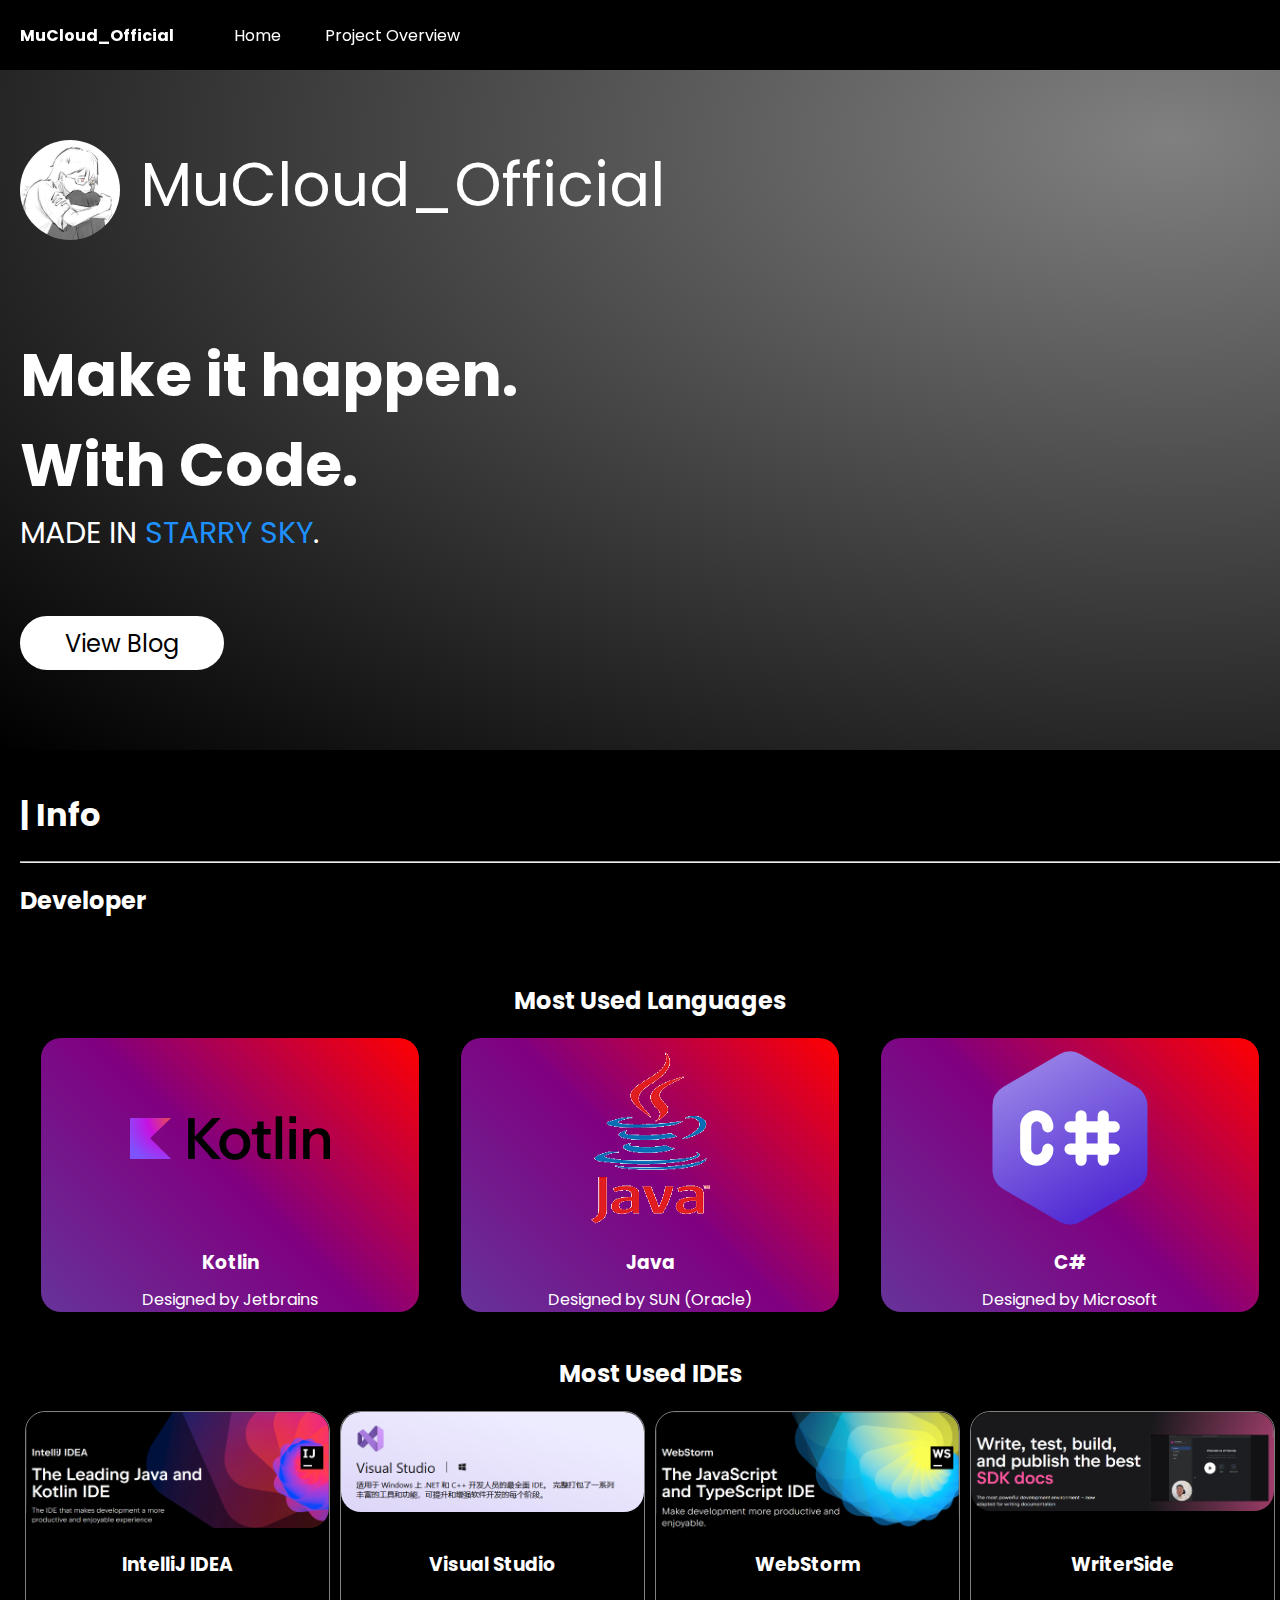
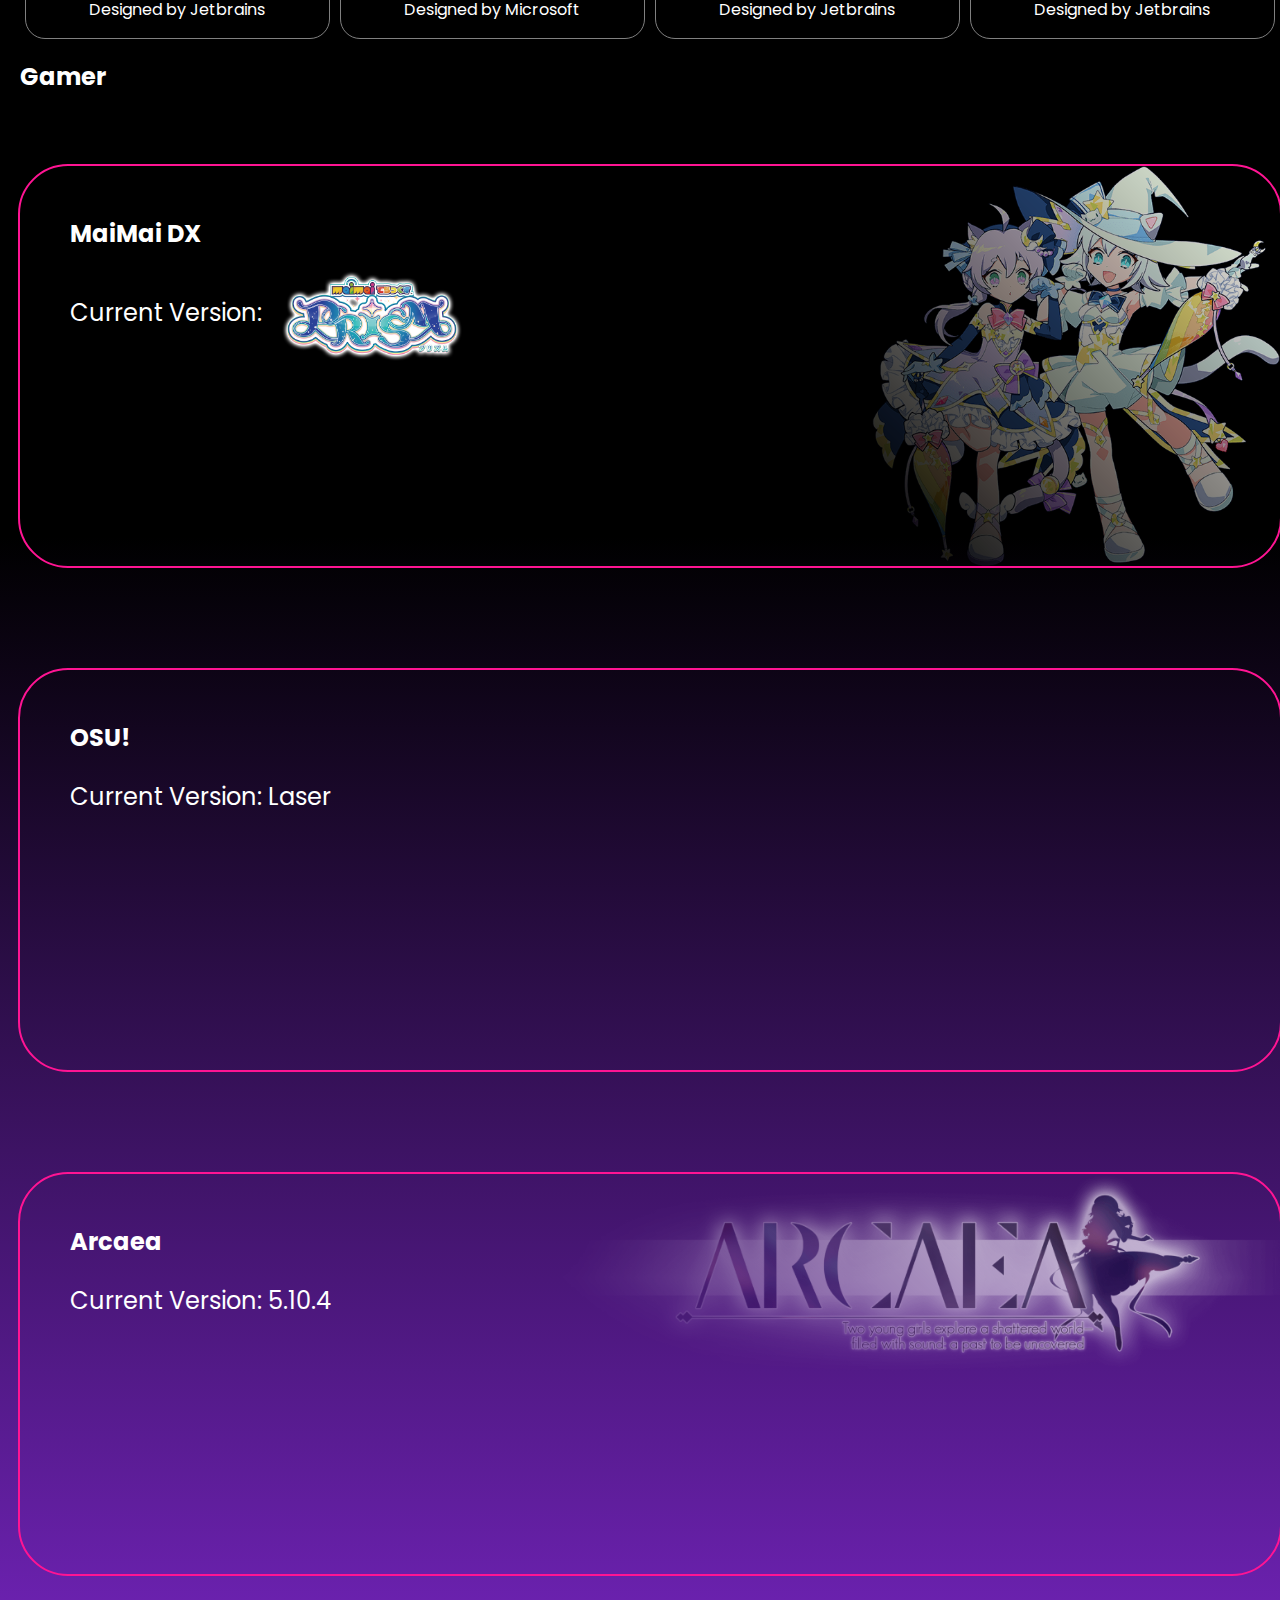
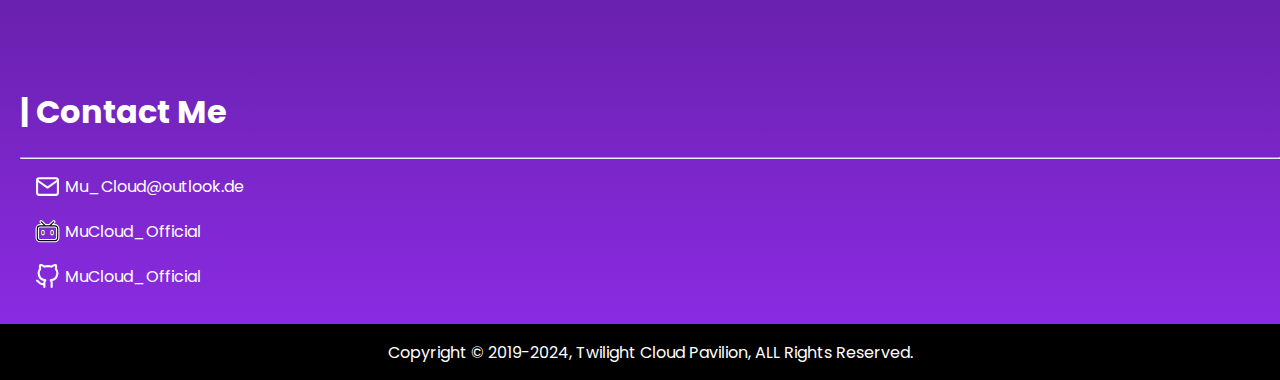
<file: index.html>
<!DOCTYPE html>
<html lang="en">
<head>
    <meta charset="UTF-8">
    <meta name="viewport" content="width=device-width, initial-scale=1">
    <link href="//fonts.googleapis.com" rel="dns-prefetch">
    <link href="https://fonts.googleapis.com/css?family=Poppins:300,400,500,600,700" rel="stylesheet">
    <title>Mu_Cloud's Profile</title>
    <link rel="stylesheet" href="./index.css">
</head>
<body>

    <div>
        <div class="nav">
            <div class="hdb">
                <b class="hdb-title"><a class="text">MuCloud_Official</a></b>
                <ul class="hdb-content">
                    <li class="hdb-items"><a class="text" href="#top">Home</a></li>
                    <li class="hdb-items"><a class="text" href="./index2.html">Project Overview</a></li>
                </ul>
            </div>
        </div>


        <div class="page">
                <div class="header">
                    <div class="header-avatar header-page">
                        <img class="avatar" src="res/avatar.jpg" alt="avatar"/>
                        <p class="title text">MuCloud_Official</p>
                    </div>
                    <div class="header-text header-page">
                        <b class="text title">Make it happen.</b><br/>
                        <b class="text title">With Code.</b><br/>
                        <p class="text sub-title">MADE IN <span class="text sub-title" id="title-inner-text">STARRY SKY</span>.</p>
                        <a class="btn" href="https://mucloudofficial.github.io/MuBlog">View Blog</a>
                    </div>
                </div>

                <div class="content">
                    <div class="content-item">

                        <h1 class="text">| Info</h1>
                        <hr/>
                        <h2 class="text">Developer</h2><br/>
                        <h2 class="text center-text">Most Used Languages</h2>

                        <div class="mul-inner-div">
                            <div class="mul">
                                <div class="mul-img"><img src="res/kotlin.svg" alt="kt" width="200px"></div>
                                <h3 class="text center-text">Kotlin</h3>
                                <p class="text center-text">Designed by Jetbrains</p>
                            </div>

                            <div class="mul">
                                <div class="mul-img"><img src="res/java.png" alt="java"></div>
                                <h3 class="text center-text">Java</h3>
                                <p class="text center-text">Designed by SUN (Oracle)</p>
                            </div>

                            <div class="mul">
                                <div class="mul-img"><img id="cs" src="res/csharp.svg" alt="csharp"></div>
                                <h3 class="text center-text">C#</h3>
                                <p class="text center-text">Designed by Microsoft</p>
                            </div>
                        </div>

                        <br/>
                        <h2 class="text center-text">Most Used IDEs</h2>

                        <div class="mul-inner-div">
                            <div class="mui">
                                <div class="mui-img"><img src="res/idea.png" alt="idea"></div>
                                <div class="mui-inf">
                                    <h3 class="text center-text">IntelliJ IDEA</h3>
                                    <p class="text center-text">Designed by Jetbrains</p>
                                </div>
                            </div>

                            <div class="mui">
                                <div class="mui-img"><img src="res/vs.png" alt="vs"></div>
                                <div class="mui-inf">
                                    <h3 class="text center-text">Visual Studio</h3>
                                    <p class="text center-text">Designed by Microsoft</p>
                                </div>
                            </div>

                            <div class="mui">
                                <div class="mui-img"><img src="res/webstorm.png" alt="webstorm"></div>
                                <div class="mui-inf">
                                    <h3 class="text center-text">WebStorm</h3>
                                    <p class="text center-text">Designed by Jetbrains</p>
                                </div>
                            </div>

                            <div class="mui">
                                <div class="mui-img"><img src="res/writerside.png" alt="writerside"></div>
                                <div class="mui-inf">
                                    <h3 class="text center-text">WriterSide</h3>
                                    <p class="text center-text">Designed by Jetbrains</p>
                                </div>
                            </div>
                        </div>

                        <h2 class="text">Gamer</h2>
                        <div class="gamer-inner-div">

                            <div class="gamer-inner-item">
                                <div class="gamer-inner-item-bg-frame">
                                    <img class="gamer-inner-item-bg" src="res/chara.png" alt="maimaibg"/>
                                </div>
                                <div class="gamer-inner-item-desc">
                                    <h2 class="text">MaiMai DX</h2>
                                    <div style="display: flex; flex-direction: row">
                                        <p class="text" style=" width: 212px; font-size: 24px; horiz-align: center">Current Version:</p>
                                        <img style="float: right" src="res/logo.png" alt="maimailogo" width="180px" height="90px"/>
                                    </div>
                                </div>
                            </div>

                            <div class="gamer-inner-item">
                                <div class="gamer-inner-item-bg-frame">
                                    <video class="landing-bg" autoplay loop muted playsinline src="https://assets.ppy.sh/media/landing.mp4"></video>
                                </div>
                                <div class="gamer-inner-item-desc">
                                    <h2 class="text">OSU!</h2>
                                    <p class="text" style="font-size: 24px">Current Version: Laser</p>
                                </div>
                            </div>

                            <div class="gamer-inner-item">
                                <div class="gamer-inner-item-bg-frame">
                                    <img class="gamer-inner-item-bg" src="res/arclogo.png" alt="arclogo" style="height: 200px"/>
                                </div>
                                <div class="gamer-inner-item-desc">
                                    <h2 class="text">Arcaea</h2>
                                    <p class="text" style="font-size: 24px">Current Version: 5.10.4</p>
                                </div>
                            </div>
                        </div>

                    </div>
                    <div class="content-item">
                        <h1 class="text">| Contact Me</h1>
                        <hr/>
                        <div class="item-inn">
                            <img src="res/mail.svg" alt="Email: "/>
                            <a class="text" href="mailto:Mu_Cloud@outlook.de"> Mu_Cloud@outlook.de</a>
                        </div>
                        <div class="item-inn">
                            <img src="res/bilibili.svg" alt="BiliBili: "/>
                            <a class="text" href="https://space.bilibili.com/356101590"> MuCloud_Official</a>
                        </div>
                        <div class="item-inn">
                            <img src="res/github.svg" alt="Github: "/>
                            <a class="text" href="https://github.com/MuCloudOfficial"> MuCloud_Official</a>
                        </div>
                    </div>
                </div>
        </div>
    </div>
    <div class="ftb">
        <p class="text center-text">Copyright &copy; 2019-2024, Twilight Cloud Pavilion, ALL Rights Reserved.</p>
    </div>

    <script src="index.js"></script>
</body>
</html>
</file>
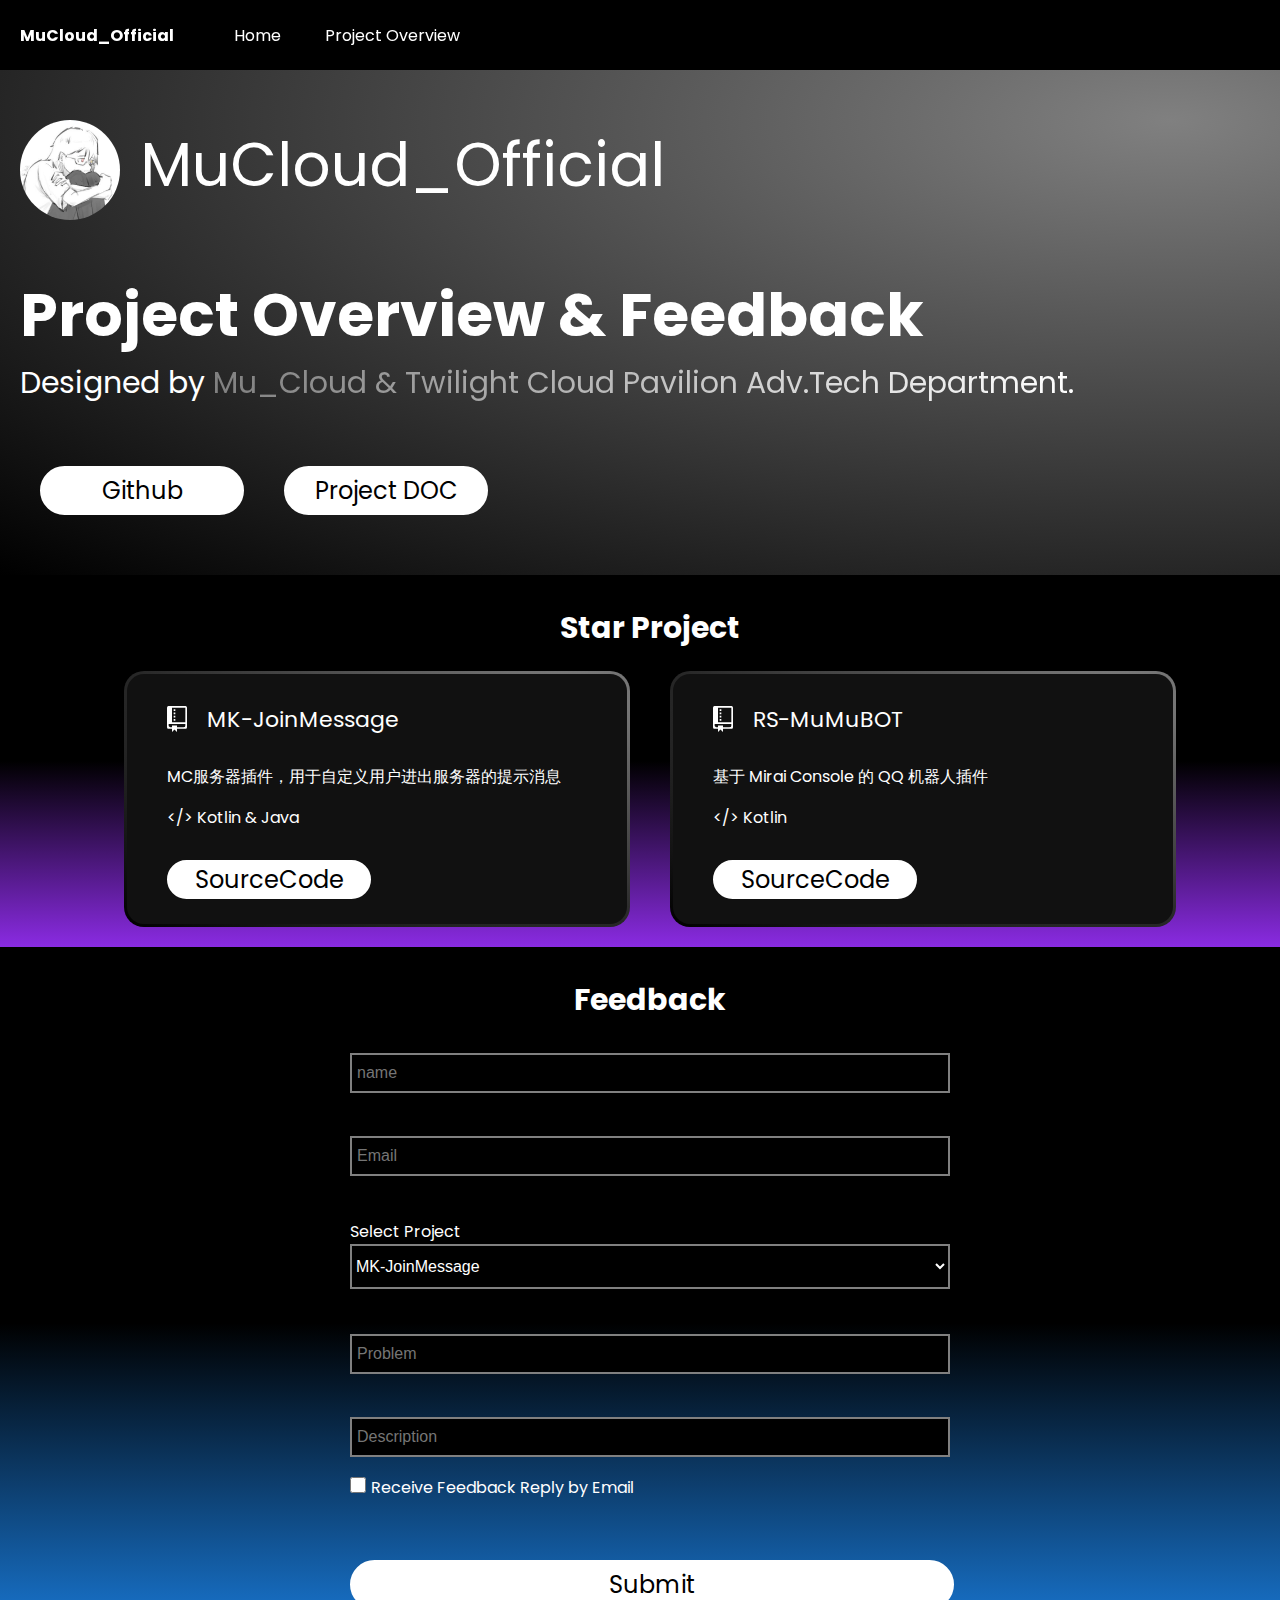
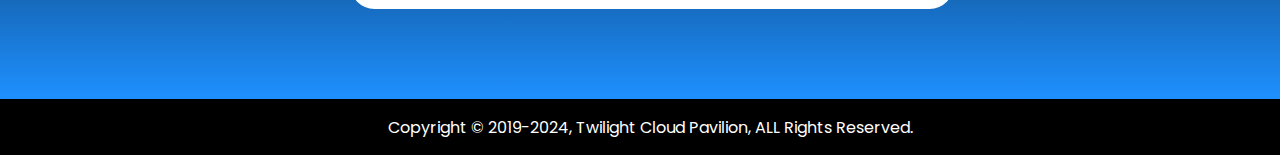
<file: index2.html>
<!DOCTYPE html>
<html lang="en">
<head>
    <meta charset="UTF-8">
    <meta name="viewport" content="width=device-width, initial-scale=1">
    <link href="//fonts.googleapis.com" rel="dns-prefetch">
    <link href="https://fonts.googleapis.com/css?family=Poppins:300,400,500,600,700" rel="stylesheet">
    <title>Mu_Cloud's Project Overview</title>
    <link rel="stylesheet" href="./index2.css">
    <script src="./index2.js"></script>
</head>
<body>
    <div>
        <div class="nav">
            <div class="hdb">
                <b class="hdb-title"><a class="text">MuCloud_Official</a></b>
                <ul class="hdb-content">
                    <li class="hdb-items"><a class="text" href="./index.html">Home</a></li>
                    <li class="hdb-items"><a class="text" href="#">Project Overview</a></li>
                </ul>
            </div>
        </div>

        <div class="page">
            <div class="header">
                <div class="header-avatar header-page">
                    <img class="avatar" src="res/avatar.jpg" alt="avatar"/>
                    <p class="title text">MuCloud_Official</p>
                </div>
                <div class="header-text header-page">
                    <b class="text title">Project Overview & Feedback</b><br/>
                    <p class="text sub-title">Designed by <span style="background-image: linear-gradient(90deg, gray, white); background-clip: text; color: transparent">Mu_Cloud & Twilight Cloud Pavilion Adv.Tech Department.</span></p>
                    <div class="btn-line">
                        <a class="btn" href="https://github.com/MuCloudOfficial">Github</a>
                        <a class="btn" href="https://mucloudofficial.github.io/MuCloudProjectDoc">Project DOC</a>
                    </div>
                </div>
            </div>
            <div class="po-area">
                <b class="text center-text sub-title" style="height: 16px; margin: 30px 0;">Star Project</b>
                <div class="po-list">
                    <div class="po-item">
                        <div class="po-item-title">
                            <img src="res/repo_icon.svg" width="20"/>
                            <p class="text">MK-JoinMessage</p>
                        </div>
                        <div class="po-item-desc">
                            <p class="text">MC服务器插件，用于自定义用户进出服务器的提示消息</p>
                            <p class="text"> &lt;/> Kotlin & Java</p>
                            <a class="btn" href="https://github.com/MuCloudOfficial/MK-JoinMessage">SourceCode</a>
                        </div>
                    </div>
                    <div class="po-item">
                        <div class="po-item-title">
                            <img src="res/repo_icon.svg" width="20"/>
                            <p class="text">RS-MuMuBOT</p>
                        </div>
                        <div class="po-item-desc">
                            <p class="text">基于 Mirai Console 的 QQ 机器人插件</p>
                            <p class="text"> &lt;/> Kotlin</p>
                            <a class="btn" href="https://github.com/MuCloudOfficial/XY-MuMuBot">SourceCode</a>
                        </div>
                    </div>
                </div>
            </div>
            <div class="fb-area">
                <b class="text center-text sub-title" style="height: 16px; margin: 30px 0;">Feedback</b>
                <form name="fb" action="/" method="post">
                    <input class="text" type="text" id="name" name="name" placeholder="name"/>
                    <p class="fb-status">Required!</p><br/>

                    <input class="text" type="email" id="email" name="email" placeholder="Email"/>
                    <p class="fb-status">Required!</p><br/>

                    <label class="text" for="po">Select Project</label>
                    <select name="po" id="po" class="text">
                        <option value="mkjm">MK-JoinMessage</option>
                        <option value="mkar">MK-AutoReplant</option>
                    </select><br/>

                    <input class="text" type="text" id="problem" name="problem" placeholder="Problem"/>
                    <p class="fb-status">Required!</p><br/>
                    <input class="text" type="text" id="desc" name="desc" placeholder="Description"/><br/>

                    <input type="checkbox" id="fb-cb1" name="fb-cb1"/><label class="text">Receive Feedback Reply by Email</label><br/>

                    <p class="btn" id="fb-submit" onclick="validateFeedback()">Submit</p>
                </form>
            </div>
        </div>
    </div>

    <div class="ftb">
        <p class="text center-text">Copyright &copy; 2019-2024, Twilight Cloud Pavilion, ALL Rights Reserved.</p>
    </div>
</body>
</html>
</file>
<file: index.css>
body, html{
    background-color: black;
    margin: 0;
    padding: 0;
    height: 100%;
    min-width: 1300px;
    font-family: Poppins, 'Microsoft YaHei UI Light', serif;
}
.nav{
    display: flex;
    position: sticky;
    top: 0;
    flex-direction: column;
    width: 100%;
    align-items: center;
    justify-content: center;
    backdrop-filter: blur(8px);
    z-index: 1;
}
.hdb{
    display: flex;
    align-items: center;
    width: 100%;
    padding: 0 20px;
    box-sizing: border-box;
    min-width: 1300px;
    max-width: 1300px;
    height: 70px;
}
.hdb> ul> li, .mul-inner-div> ul> li{
    list-style: none;
    display: inline-block;
    margin: 0 20px;
}
.content-item, .header-page{
    max-width: 1300px;
    box-sizing: border-box;
    width: 100%;
    padding: 20px;
}
.header, .content{
    display: flex;
    flex-direction: column;
    justify-content: center;
    align-items: center;
    width: 100%;
}
.header{
    background-image: radial-gradient(farthest-corner at 90% 10%, gray, black);
}
.content{
    background-image: linear-gradient(0deg, blueviolet, black, black);
}
.header-avatar{
    display: flex;
    justify-content: center;
    margin: 50px 0 50px 0;
}
.title{
    width: 100%;
    margin: 0;padding: 0;
    font-size: 60px
}
.sub-title{
    width: 100%;
    margin: 0;padding: 0;
    font-size: 30px;
}
.avatar{
    width: 100px;
    height: 100px;
    margin: 0 20px 0 0;
    border-radius: 100px;
}
a, a:hover, a:active{
    text-decoration: none;
    color: white;
}
.content{
    background-image: linear-gradient(0deg, blueviolet, black, black);
}
.text, .text:hover{
    color: white;
}
.center-text{
    text-align: center;
}
.mul-inner-div{
    display: flex;
    flex-direction: row;
    justify-content: space-around;
}
.mul{
    display: flex;
    flex-direction: column;
    background-image: linear-gradient(45deg, rebeccapurple, purple, red);
    width: 30%;
    height: inherit;
    border-radius: 20px;
}
.mul> *{
    margin: 0;
    padding: 0;
}
.mul-img{
    display: flex;
    width: 100%;
    height: 200px;
    margin: 0;
    justify-content: center;
}
.mul> h3{
    margin: 10px 0;
}
.mui{
    display: flex;
    flex-direction: column;
    border: gray solid 1px;
    width: 24%;
    height: inherit;
    border-radius: 20px;
    justify-content: space-between;
}
.mui-img{
    display: flex;
    width: 100%;
    margin: 0;
}
.mui-img>img{
    width: 100%;
    border-radius: 20px;
}
.mui-inf{
    bottom: 0;
}
.btn{
    display: flex;
    border: white solid 2px;
    border-radius: 50px;
    background-color: white;
    margin: 60px 0;
    width: 200px;
    height: 50px;
    justify-content: center;
    align-items: center;
    color: black;
    font-size: 24px;
}
.btn:hover{
    background-color: transparent;
    border: white solid 2px;
}
.item-inn{
    display: flex;
    align-items: center;
    margin: 10px;
}
.item-inn> img{
    margin: 5px;
    width: 25px;
}
#title-inner-text{
    color: dodgerblue;
}
.gamer-inner-div{
    display: flex;
    flex-direction: column;
    justify-content: center;
    align-items: center;
}
.gamer-inner-item{
    width: 100%;
    height: 400px;
    border: deeppink solid 2px;
    border-radius: 50px;
    margin: 50px 0;
}
.gamer-inner-item-desc{
    margin: 50px 0 0 50px;
    width: 50%;
}
.gamer-inner-item-bg-frame{
    position: sticky;
    float: right;
}
.gamer-inner-item-bg{
    height: 400px;
    mask-image: linear-gradient(45deg, transparent, black);
}
.landing-bg{
    height: 400px;
    object-fit: cover;
    width: 100%;
    mask-image: linear-gradient(45deg, transparent, black);
    border-radius: 50px;
}
.ftb{
    width: 100%;
    height: 40px;
}
.page{
    height: 100%;
}
</file>
<file: index2.css>
body, html{
    background-color: black;
    margin: 0;
    padding: 0;
    height: 100%;
    min-width: 1300px;
    font-family: Poppins, 'Microsoft YaHei UI Light', serif;
}
.nav{
    display: flex;
    position: sticky;
    top: 0;
    flex-direction: column;
    width: 100%;
    align-items: center;
    justify-content: center;
    backdrop-filter: blur(8px);
}
.hdb{
    display: flex;
    align-items: center;
    width: 100%;
    padding: 0 20px;
    box-sizing: border-box;
    min-width: 1300px;
    max-width: 1300px;
    height: 70px;
}
.hdb> ul> li{
    list-style: none;
    display: inline-block;
    margin: 0 20px;
}
.ftb{
    width: 100%;
    height: 40px;
}
.text, .text:hover{
    color: white;
}
.center-text{
    text-align: center;
}
a, a:hover, a:active{
    text-decoration: none;
    color: white;
}
.page{
    height: 100%;
    width: 100%;
}
.header{
    background-image: radial-gradient(farthest-corner at 90% 10%, gray, black);
    display: flex;
    flex-direction: column;
    justify-content: center;
    align-items: center;
    width: 100%;
}
.header-avatar{
    display: flex;
    justify-content: center;
    margin: 50px 0;
}
.avatar{
    width: 100px;
    height: 100px;
    margin: 0 20px 0 0;
    border-radius: 100px;
}
.header-page{
    max-width: 1300px;
    box-sizing: border-box;
    width: 100%;
    padding: 0 10px 0 20px;
}
.title{
    width: 100%;
    margin: 0;padding: 0;
    font-size: 60px
}
.sub-title{
    width: 100%;
    margin: 0;padding: 0;
    font-size: 30px;
}
.btn-line{
    display: flex;
    flex-direction: row;
}
.btn{
    display: flex;
    border: white solid 2px;
    border-radius: 50px;
    background-color: white;
    margin: 60px 20px;
    width: 200px;
    height: 45px;
    justify-content: center;
    align-items: center;
    color: black;
    font-size: 24px;
}
.btn:hover{
    background-color: transparent;
    border: white solid 2px;
}
.po-area, .fb-area{
    display: flex;
    flex-direction: column;
    justify-content: center;
    align-items: center;
    background-image: linear-gradient(0deg, blueviolet, black, black);
}
.fb-area{
    background-image: linear-gradient(0deg, dodgerblue, black, black);
}
.po-list{
    display: flex;
    flex-direction: row;
    justify-content: space-around;
    max-width: 1300px;
    height: inherit;
}
.po-item{
    margin: 20px;
    border: transparent solid 3px;
    background: linear-gradient(0deg, #111111, #111111) content-box, radial-gradient(farthest-corner at 90% 10%, gray, black) border-box;
    border-radius: 20px;
    width: 500px;
    height: 250px;
    /*display: flex;*/
    /*flex-direction: column;*/
}
.po-item-title{
    display: flex;
    flex-direction: row;
    align-items: center;
    margin: 20px;
    height: 50px;
}
.po-item-title p{
    font-size: 22px;
}
.po-item-title img{
    margin: 0 20px;
}
.po-item-desc{
    margin: 0 40px;
}
.po-item-desc .btn{
    margin: 30px 0;
    height: 35px;
}
.fb-area form{
    width: 600px;
    margin: 30px 0;
}
.fb-area form input{
    background-color: black;
    border: gray solid 2px;
    padding: 0 5px;
    width: 600px;
    height: 40px;
    margin: 0;
    font-size: 16px;
    outline: none;
    box-sizing: border-box;
}
.fb-area form select{
    background-color: black;
    border: gray solid 2px;
    width: 600px;
    height: 45px;
    font-size: 16px;
    margin: 0 0 45px 0;
    outline: none;
}
.fb-area #fb-cb1{
    width: 16px;
    height: 16px;
    margin: 20px 5px 0 0;
}
#fb-submit{
    width: 600px;
    margin: 60px 0;
}
#fb-submit:hover{
    color: white;
}
.fb-status{
    transform: translateX(30px);
    opacity: 0;
    margin: 0;
    color: red;
    font-size: 12px;
    font-weight: bold;
}
</file>
